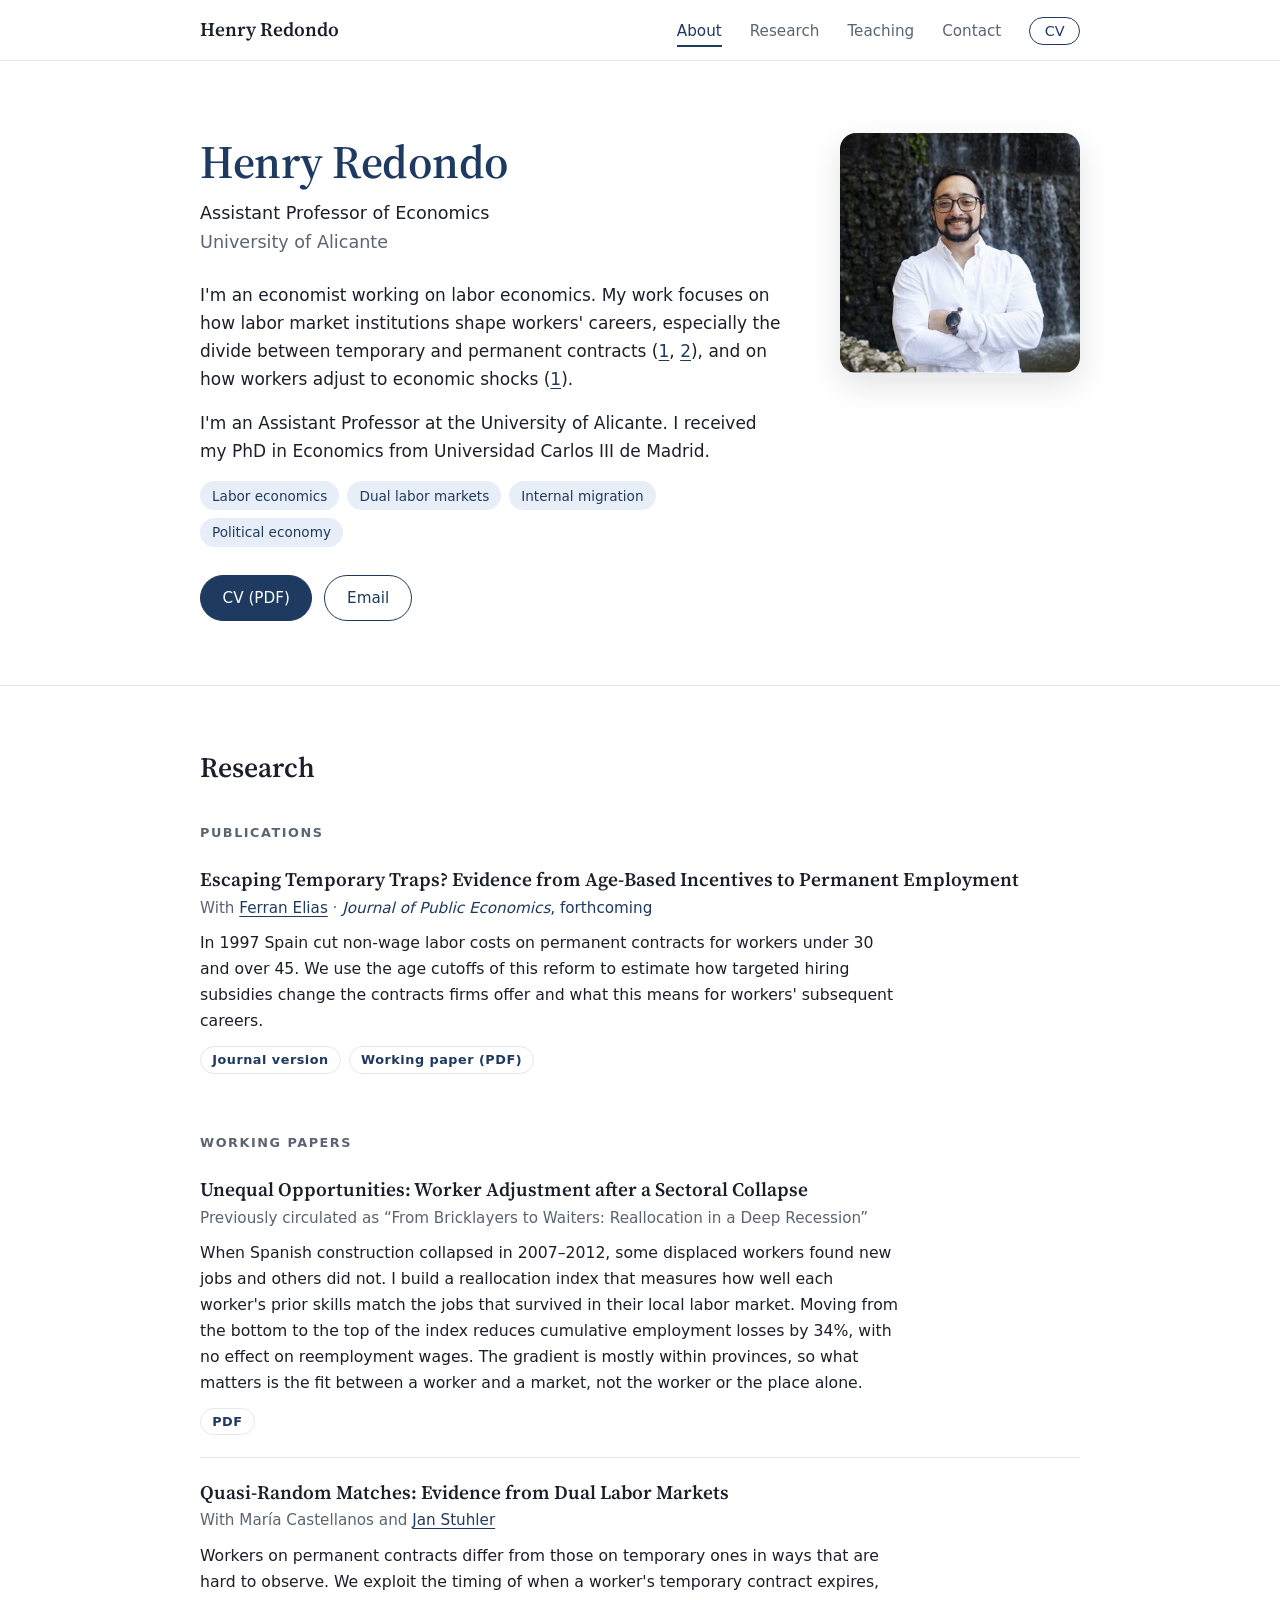
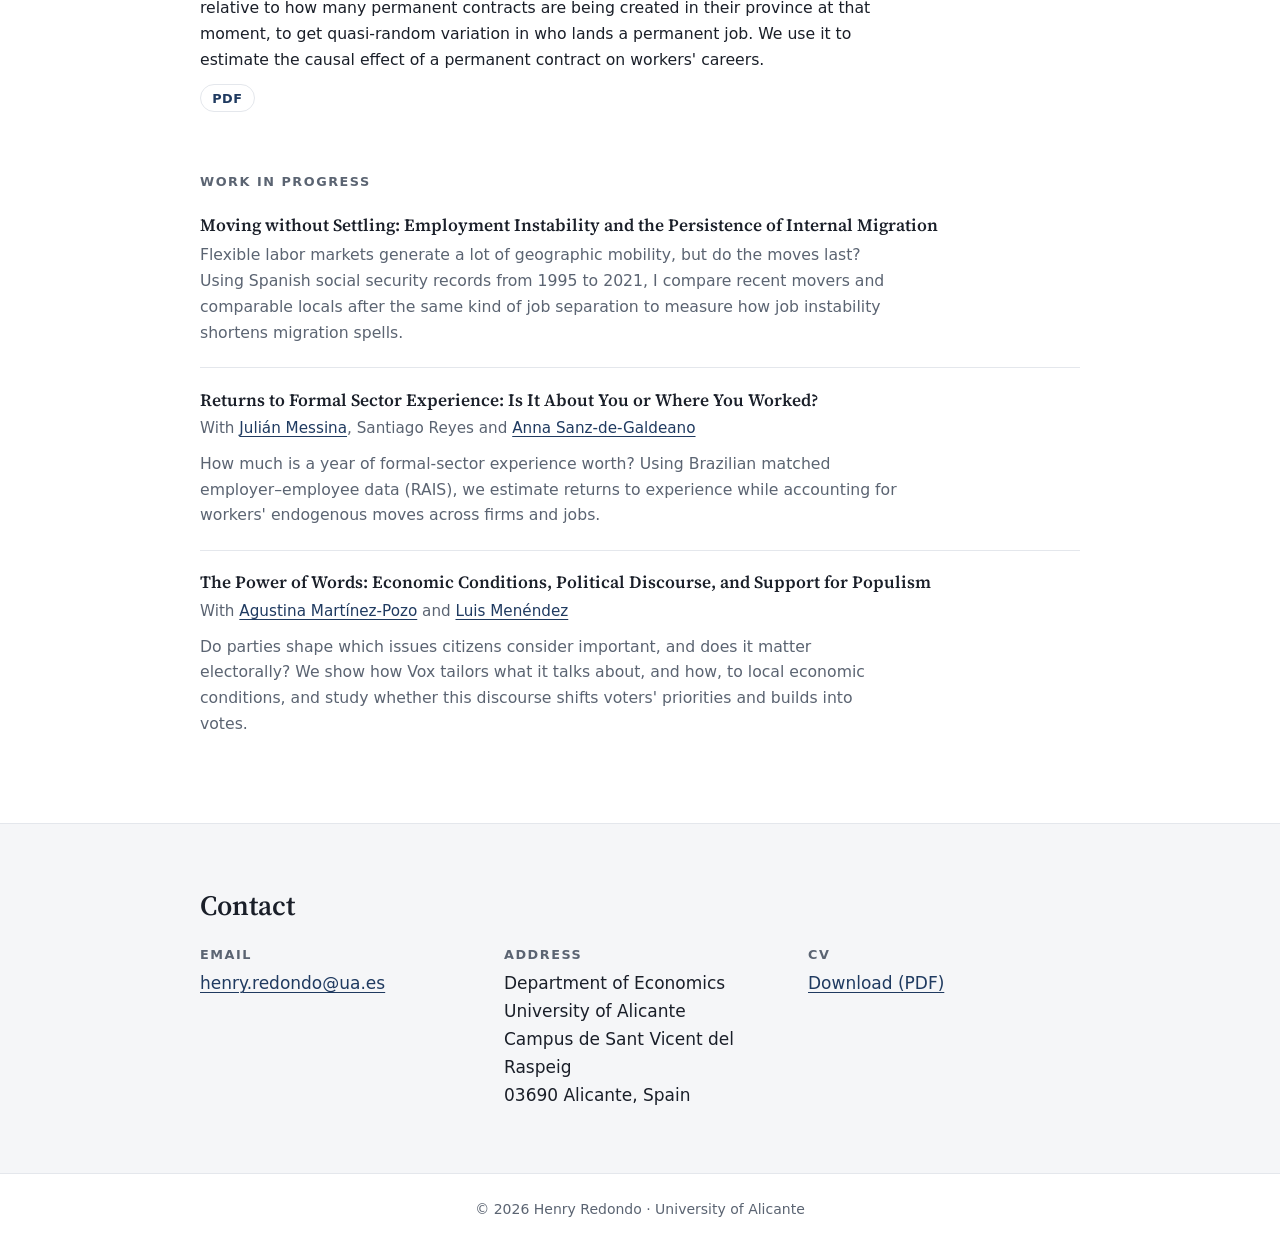
<file: index.html>
<!DOCTYPE html>
<html lang="en">
<head>
  <meta charset="UTF-8" />
  <meta name="viewport" content="width=device-width, initial-scale=1" />
  <title>Henry Redondo | Economist, University of Alicante</title>
  <meta
    name="description"
    content="Henry Redondo is an Assistant Professor of Economics at the University of Alicante working on labor economics, dual labor markets, worker reallocation, internal migration and political economy, using administrative data from Spain and Brazil."
  />
  <meta name="author" content="Henry Redondo" />
  <meta name="color-scheme" content="light dark" />
  <meta name="theme-color" content="#ffffff" media="(prefers-color-scheme: light)" />
  <meta name="theme-color" content="#11151c" media="(prefers-color-scheme: dark)" />
  <link rel="canonical" href="https://henryredondo.github.io/" />
  <link rel="icon" href="data:image/svg+xml,%3Csvg xmlns='http://www.w3.org/2000/svg' viewBox='0 0 64 64'%3E%3Crect width='64' height='64' rx='14' fill='%231f3a60'/%3E%3Ctext x='32' y='43' font-family='Georgia,serif' font-size='30' fill='white' text-anchor='middle'%3EHR%3C/text%3E%3C/svg%3E" />

  <!-- Link previews (WhatsApp, Slack, LinkedIn, X) -->
  <meta property="og:type" content="profile" />
  <meta property="og:title" content="Henry Redondo | Economist, University of Alicante" />
  <meta property="og:description" content="Labor economics, dual labor markets, worker reallocation and political economy." />
  <meta property="og:url" content="https://henryredondo.github.io/" />
  <meta property="og:image" content="https://henryredondo.github.io/assets/img/profile-360.jpg" />
  <meta name="twitter:card" content="summary" />

  <!-- Structured data: helps search engines show your name, job and affiliation -->
  <script type="application/ld+json">
  {
    "@context": "https://schema.org",
    "@type": "Person",
    "name": "Henry Redondo",
    "jobTitle": "Assistant Professor of Economics",
    "url": "https://henryredondo.github.io/",
    "image": "https://henryredondo.github.io/assets/img/profile-360.jpg",
    "email": "mailto:henry.redondo@ua.es",
    "affiliation": {
      "@type": "CollegeOrUniversity",
      "name": "University of Alicante",
      "department": { "@type": "Organization", "name": "Department of Economics" }
    },
    "alumniOf": { "@type": "CollegeOrUniversity", "name": "Universidad Carlos III de Madrid" },
    "knowsAbout": ["Labor economics", "Dual labor markets", "Internal migration", "Political economy", "Administrative data"]
  }
  </script>

  <!-- Fonts: one family (headings only); body text uses the system font -->
  <link rel="preconnect" href="https://fonts.googleapis.com" />
  <link rel="preconnect" href="https://fonts.gstatic.com" crossorigin />
  <link
    href="https://fonts.googleapis.com/css2?family=Source+Serif+4:opsz,wght@8..60,500;8..60,600&display=swap"
    rel="stylesheet"
  />
  <link rel="stylesheet" href="assets/css/style.css" />
  <link rel="preload" as="image" href="assets/img/profile-360.jpg" />

  <script src="assets/script.js" defer></script>

  <!-- Google tag (gtag.js) -->
  <script async src="https://www.googletagmanager.com/gtag/js?id=G-5MHRE9L8VY"></script>
  <script>
    window.dataLayer = window.dataLayer || [];
    function gtag(){dataLayer.push(arguments);}
    gtag('js', new Date());
    gtag('config', 'G-5MHRE9L8VY');
  </script>
</head>
<body>
  <a href="#main" class="skip-link">Skip to content</a>

  <header class="site-header">
    <div class="container header-inner">
      <a href="#about" class="brand">Henry Redondo</a>
      <nav class="site-nav" aria-label="Main">
        <button class="nav-toggle" aria-label="Open menu" aria-controls="nav-list" aria-expanded="false">
          <span></span><span></span>
        </button>
        <ul class="nav-list" id="nav-list">
          <li><a href="#about" class="nav-link">About</a></li>
          <li><a href="#research" class="nav-link">Research</a></li>
          <li><a href="teaching/" class="nav-link">Teaching</a></li>
          <li><a href="#contact" class="nav-link">Contact</a></li>
          <li><a href="assets/files/CV.pdf" class="nav-cv" target="_blank" rel="noopener">CV</a></li>
        </ul>
      </nav>
    </div>
  </header>

  <main id="main">
    <!-- About -->
    <section class="hero" id="about">
      <div class="container hero-inner">
        <div class="hero-text">
          <h1 class="hero-name">Henry Redondo</h1>
          <p class="hero-role">
            Assistant Professor of Economics<br />
            <span class="muted">University of Alicante</span>
          </p>
          <p class="hero-tagline">
            I'm an economist working on labor economics. My work focuses on how labor market institutions shape
            workers' careers, especially the divide between temporary and permanent contracts
            (<a href="assets/files/Project_Policy_evaluation.pdf">1</a>, <a href="assets/files/QRandomMatches_DualLabour_CRS.pdf">2</a>),
            and on how workers adjust to economic shocks (<a href="assets/files/JMP.pdf">1</a>).
          </p>
          <p class="hero-tagline">
            I'm an Assistant Professor at the University of Alicante. I received my PhD in Economics from Universidad Carlos III de Madrid.
          </p>

          <ul class="fields" aria-label="Research fields">
            <li>Labor economics</li>
            <li>Dual labor markets</li>
            <li>Internal migration</li>
            <li>Political economy</li>
          </ul>

          <div class="hero-actions">
            <a href="assets/files/CV.pdf" class="button button-primary" target="_blank" rel="noopener">CV (PDF)</a>
            <a href="mailto:henry.redondo@ua.es" class="button button-ghost">Email</a>
            <!-- Add profiles when ready:
            <a href="https://scholar.google.com/citations?user=XXXX" class="button button-ghost" target="_blank" rel="noopener">Google Scholar</a>
            -->
          </div>
        </div>
        <div class="hero-photo">
          <img
            src="assets/img/profile-360.jpg"
            alt="Portrait of Henry Redondo"
            width="360" height="360"
            fetchpriority="high" decoding="async"
          />
        </div>
      </div>
    </section>

    <!-- Research -->
    <section id="research" class="section">
      <div class="container">
        <h2 class="section-title">Research</h2>

        <!-- Publications -->
        <h3 class="group-title">Publications</h3>
        <ol class="papers">
          <li class="paper">
            <h4 class="paper-title">
              <a href="https://www.sciencedirect.com/science/article/pii/S0047272726001945" target="_blank" rel="noopener">
                Escaping Temporary Traps? Evidence from Age-Based Incentives to Permanent Employment
              </a>
            </h4>
            <p class="paper-meta">
              With <a href="https://sites.google.com/site/ferraneliasmoreno/ferran-elias/" target="_blank" rel="noopener">Ferran Elias</a> &middot;
              <span class="venue"><em>Journal of Public Economics</em>, forthcoming</span>
            </p>
            <p class="paper-abstract">
              In 1997 Spain cut non-wage labor costs on permanent contracts for workers under 30 and over 45.
              We use the age cutoffs of this reform to estimate how targeted hiring subsidies change
              the contracts firms offer and what this means for workers' subsequent careers.
            </p>
            <p class="paper-links">
              <a href="https://www.sciencedirect.com/science/article/pii/S0047272726001945" class="pill" target="_blank" rel="noopener">Journal version</a>
              <a href="assets/files/Project_Policy_evaluation.pdf" class="pill" target="_blank" rel="noopener">Working paper (PDF)</a>
            </p>
          </li>
        </ol>

        <!-- Working Papers -->
        <h3 class="group-title">Working Papers</h3>
        <ol class="papers">
          <li class="paper">
            <h4 class="paper-title">
              <a href="assets/files/JMP.pdf" target="_blank" rel="noopener">
                Unequal Opportunities: Worker Adjustment after a Sectoral Collapse
              </a>
            </h4>
            <p class="paper-meta">
              Previously circulated as &ldquo;From Bricklayers to Waiters: Reallocation in a Deep Recession&rdquo;
            </p>
            <p class="paper-abstract">
              When Spanish construction collapsed in 2007&ndash;2012, some displaced workers found new jobs and others did not.
              I build a reallocation index that measures how well each worker's prior skills match the jobs that survived
              in their local labor market. Moving from the bottom to the top of the index reduces cumulative employment
              losses by 34%, with no effect on reemployment wages. The gradient is mostly within provinces, so what matters
              is the fit between a worker and a market, not the worker or the place alone.
            </p>
            <p class="paper-links">
              <a href="assets/files/JMP.pdf" class="pill" target="_blank" rel="noopener">PDF</a>
            </p>
          </li>

          <li class="paper">
            <h4 class="paper-title">
              <a href="assets/files/QRandomMatches_DualLabour_CRS.pdf" target="_blank" rel="noopener">
                Quasi-Random Matches: Evidence from Dual Labor Markets
              </a>
            </h4>
            <p class="paper-meta">With María Castellanos and <a href="https://janstuhler.com/" target="_blank" rel="noopener">Jan Stuhler</a></p>
            <p class="paper-abstract">
              Workers on permanent contracts differ from those on temporary ones in ways that are hard to observe.
              We exploit the timing of when a worker's temporary contract expires, relative to how many permanent
              contracts are being created in their province at that moment, to get quasi-random variation in who
              lands a permanent job. We use it to estimate the causal effect of a permanent contract on workers' careers.
            </p>
            <p class="paper-links">
              <a href="assets/files/QRandomMatches_DualLabour_CRS.pdf" class="pill" target="_blank" rel="noopener">PDF</a>
            </p>
          </li>
        </ol>

        <!-- Work in Progress -->
        <h3 class="group-title">Work in Progress</h3>
        <ol class="papers papers-compact">
          <li class="paper">
            <h4 class="paper-title">Moving without Settling: Employment Instability and the Persistence of Internal Migration</h4>
            <p class="paper-abstract">
              Flexible labor markets generate a lot of geographic mobility, but do the moves last? Using Spanish social
              security records from 1995 to 2021, I compare recent movers and comparable locals after the same kind of
              job separation to measure how job instability shortens migration spells.
            </p>
          </li>

          <li class="paper">
            <h4 class="paper-title">Returns to Formal Sector Experience: Is It About You or Where You Worked?</h4>
            <p class="paper-meta">
              With <a href="https://www.jsmessina.com/" target="_blank" rel="noopener">Julián Messina</a>,
              Santiago Reyes and
              <a href="https://annasanzdegaldeano.com/" target="_blank" rel="noopener">Anna Sanz-de-Galdeano</a>
            </p>
            <p class="paper-abstract">
              How much is a year of formal-sector experience worth? Using Brazilian matched employer&ndash;employee data (RAIS),
              we estimate returns to experience while accounting for workers' endogenous moves across firms and jobs.
            </p>
          </li>

          <li class="paper">
            <h4 class="paper-title">The Power of Words: Economic Conditions, Political Discourse, and Support for Populism</h4>
            <p class="paper-meta">
              With <a href="https://agustinamartinezpozo.github.io/" target="_blank" rel="noopener">Agustina Martínez-Pozo</a>
              and <a href="https://luisignaciomenendez.github.io/" target="_blank" rel="noopener">Luis Menéndez</a>
            </p>
            <p class="paper-abstract">
              Do parties shape which issues citizens consider important, and does it matter electorally? We show how Vox
              tailors what it talks about, and how, to local economic conditions, and study whether this discourse shifts
              voters' priorities and builds into votes.
            </p>
          </li>
        </ol>
      </div>
    </section>

    <!-- Contact -->
    <section id="contact" class="section section-alt">
      <div class="container">
        <h2 class="section-title">Contact</h2>
        <div class="contact-grid">
          <div>
            <h3 class="contact-label">Email</h3>
            <p><a href="mailto:henry.redondo@ua.es">henry.redondo@ua.es</a></p>
          </div>
          <div>
            <h3 class="contact-label">Address</h3>
            <address>
              Department of Economics<br />
              University of Alicante<br />
              Campus de Sant Vicent del Raspeig<br />
              03690 Alicante, Spain
            </address>
          </div>
          <div>
            <h3 class="contact-label">CV</h3>
            <p><a href="assets/files/CV.pdf" target="_blank" rel="noopener">Download (PDF)</a></p>
          </div>
          <!-- Uncomment and fill in the profiles you use:
          <div>
            <h3 class="contact-label">Elsewhere</h3>
            <p>
              <a href="https://scholar.google.com/citations?user=XXXX" target="_blank" rel="noopener">Google Scholar</a><br />
              <a href="https://orcid.org/XXXX-XXXX-XXXX-XXXX" target="_blank" rel="noopener">ORCID</a><br />
              <a href="https://github.com/XXXX" target="_blank" rel="noopener">GitHub</a>
            </p>
          </div>
          -->
        </div>
      </div>
    </section>
  </main>

  <footer class="site-footer">
    <div class="container">
      <p>&copy; <span id="year">2026</span> Henry Redondo &middot; University of Alicante</p>
    </div>
  </footer>
</body>
</html>
</file>
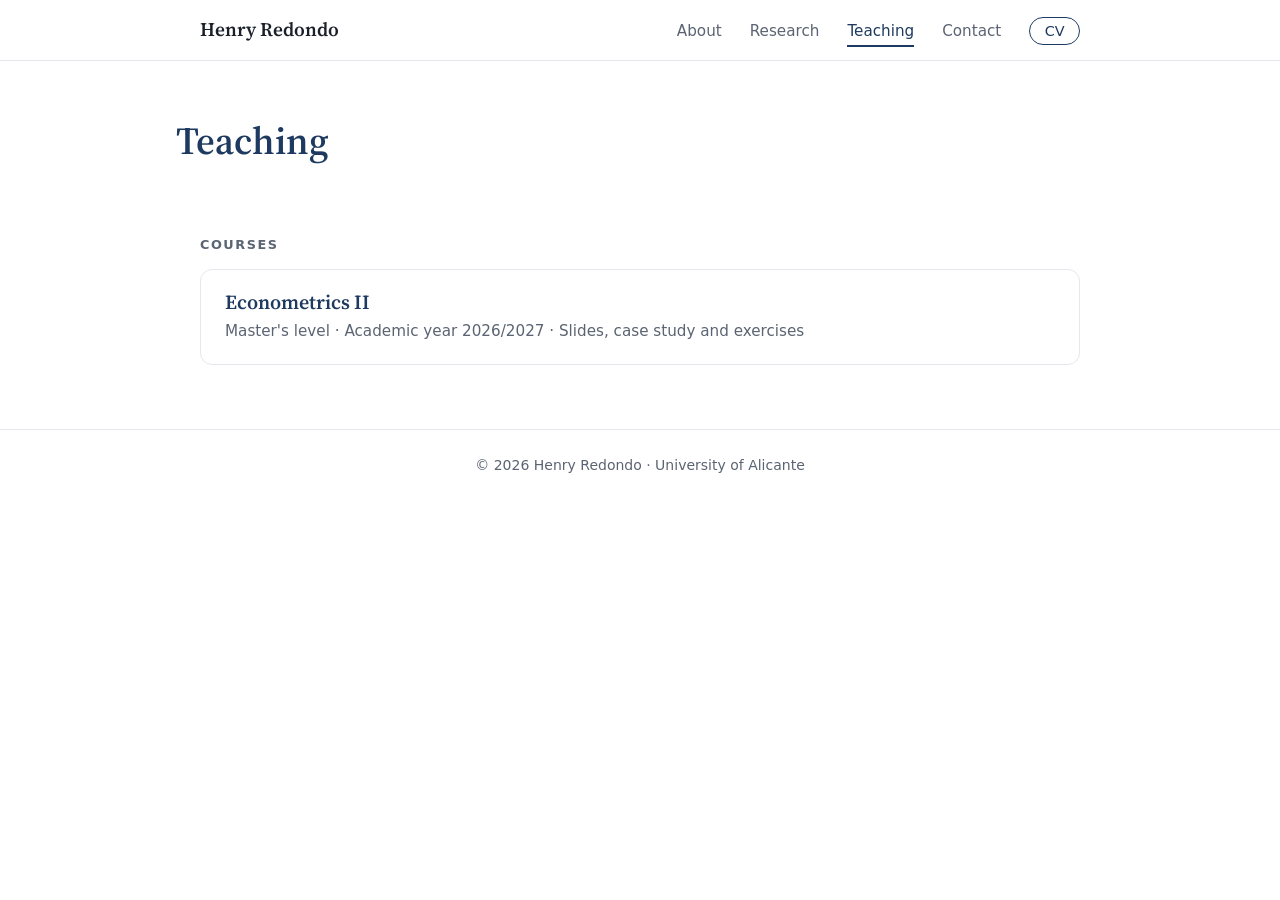
<file: teaching/index.html>
<!DOCTYPE html>
<html lang="en">
<head>
  <meta charset="UTF-8" />
  <meta name="viewport" content="width=device-width, initial-scale=1" />
  <title>Teaching | Henry Redondo</title>
  <meta name="description" content="Teaching materials by Henry Redondo, University of Alicante." />
  <meta name="author" content="Henry Redondo" />
  <meta name="color-scheme" content="light dark" />
  <meta name="theme-color" content="#ffffff" media="(prefers-color-scheme: light)" />
  <meta name="theme-color" content="#11151c" media="(prefers-color-scheme: dark)" />
  <link rel="canonical" href="https://henryredondo.github.io/teaching/" />
  <link rel="icon" href="data:image/svg+xml,%3Csvg xmlns='http://www.w3.org/2000/svg' viewBox='0 0 64 64'%3E%3Crect width='64' height='64' rx='14' fill='%231f3a60'/%3E%3Ctext x='32' y='43' font-family='Georgia,serif' font-size='30' fill='white' text-anchor='middle'%3EHR%3C/text%3E%3C/svg%3E" />

  <link rel="preconnect" href="https://fonts.googleapis.com" />
  <link rel="preconnect" href="https://fonts.gstatic.com" crossorigin />
  <link
    href="https://fonts.googleapis.com/css2?family=Source+Serif+4:opsz,wght@8..60,500;8..60,600&display=swap"
    rel="stylesheet"
  />
  <link rel="stylesheet" href="../assets/css/style.css" />
  <script src="../assets/script.js" defer></script>

  <!-- Google tag (gtag.js) -->
  <script async src="https://www.googletagmanager.com/gtag/js?id=G-5MHRE9L8VY"></script>
  <script>
    window.dataLayer = window.dataLayer || [];
    function gtag(){dataLayer.push(arguments);}
    gtag('js', new Date());
    gtag('config', 'G-5MHRE9L8VY');
  </script>
</head>
<body>
  <a href="#main" class="skip-link">Skip to content</a>

  <header class="site-header">
    <div class="container header-inner">
      <a href="../" class="brand">Henry Redondo</a>
      <nav class="site-nav" aria-label="Main">
        <button class="nav-toggle" aria-label="Open menu" aria-controls="nav-list" aria-expanded="false">
          <span></span><span></span>
        </button>
        <ul class="nav-list" id="nav-list">
          <li><a href="../#about" class="nav-link">About</a></li>
          <li><a href="../#research" class="nav-link">Research</a></li>
          <li><a href="./" class="nav-link active" aria-current="page">Teaching</a></li>
          <li><a href="../#contact" class="nav-link">Contact</a></li>
          <li><a href="../assets/files/CV.pdf" class="nav-cv" target="_blank" rel="noopener">CV</a></li>
        </ul>
      </nav>
    </div>
  </header>

  <main id="main">
    <div class="container page-head">
      <h1 class="page-title">Teaching</h1>
    </div>

    <div class="container page-body">
      <h2 class="group-title">Courses</h2>
      <ul class="course-list">
        <li>
          <a class="course-card" href="econometrics-ii/">
            <h3>Econometrics II</h3>
            <p>Master's level &middot; Academic year 2026/2027 &middot; Slides, case study and exercises</p>
          </a>
        </li>
      </ul>
    </div>
  </main>

  <footer class="site-footer">
    <div class="container">
      <p>&copy; <span id="year">2026</span> Henry Redondo &middot; University of Alicante</p>
    </div>
  </footer>
</body>
</html>
</file>
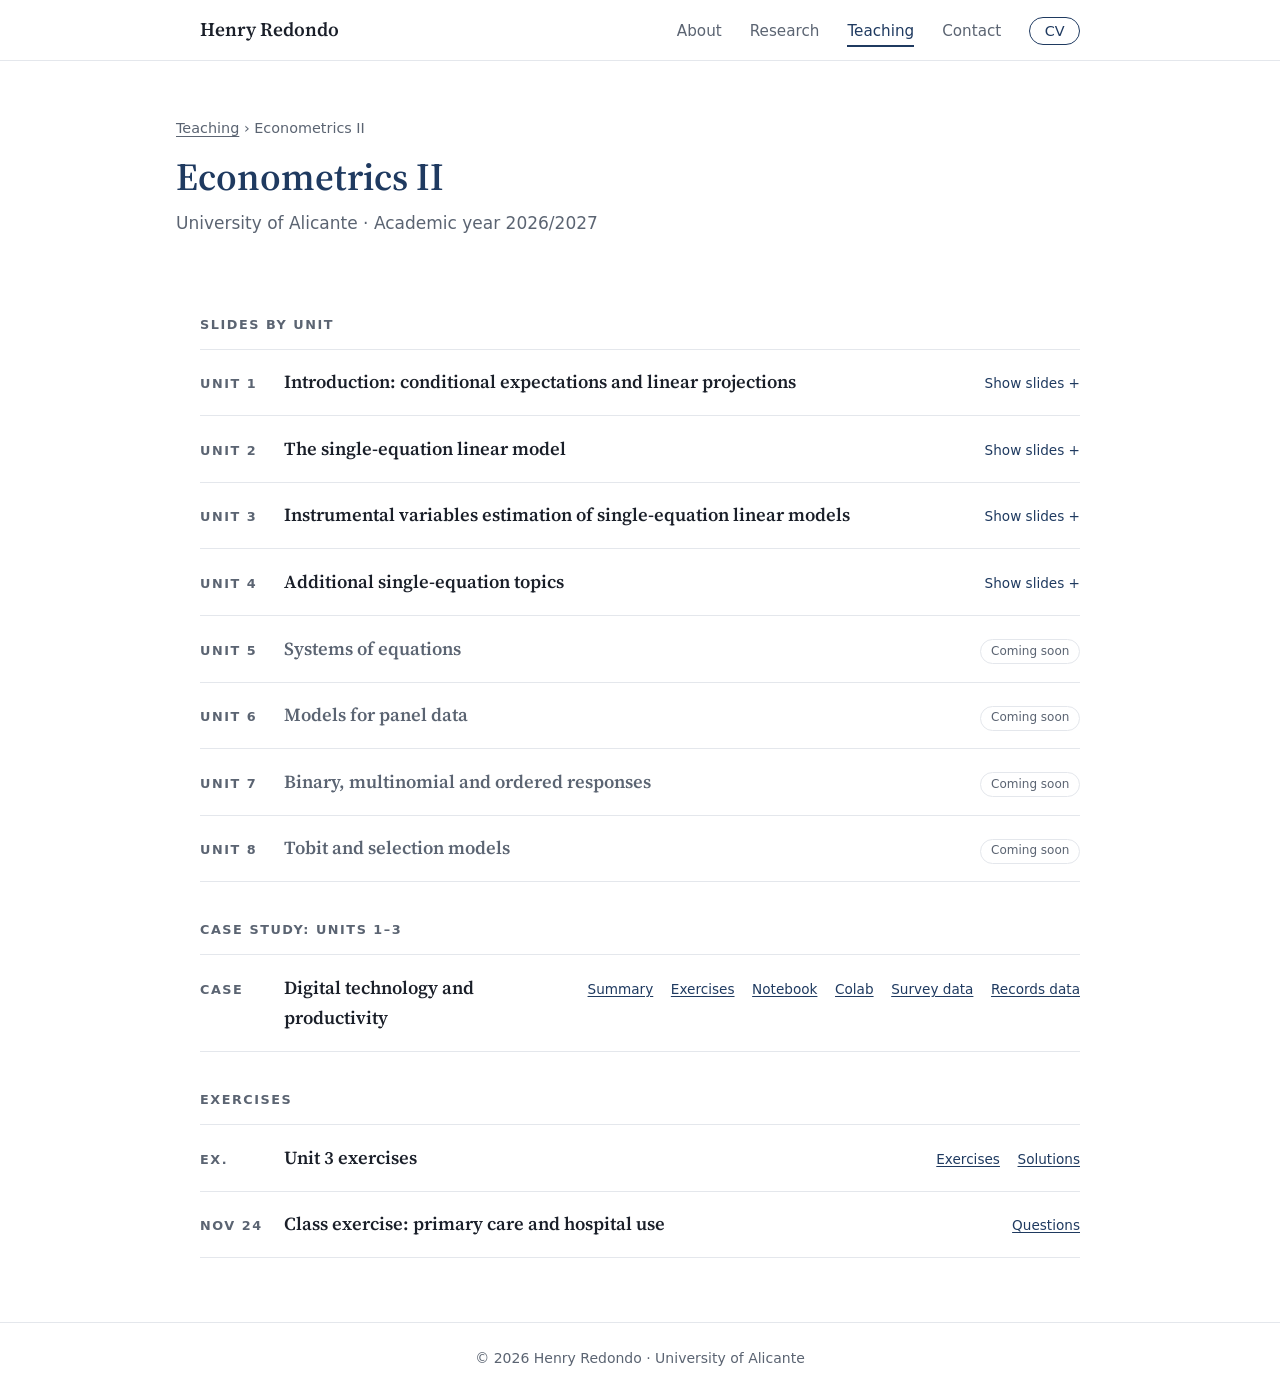
<file: teaching/econometrics-ii/index.html>
<!DOCTYPE html>
<html lang="en">
<head>
  <meta charset="UTF-8" />
  <meta name="viewport" content="width=device-width, initial-scale=1" />
  <title>Econometrics II | Henry Redondo</title>
  <meta name="description" content="Econometrics II, University of Alicante, 2026/2027: lecture slides by unit, case study and exercises." />
  <meta name="author" content="Henry Redondo" />
  <meta name="color-scheme" content="light dark" />
  <meta name="theme-color" content="#ffffff" media="(prefers-color-scheme: light)" />
  <meta name="theme-color" content="#11151c" media="(prefers-color-scheme: dark)" />
  <link rel="canonical" href="https://henryredondo.github.io/teaching/econometrics-ii/" />
  <link rel="icon" href="data:image/svg+xml,%3Csvg xmlns='http://www.w3.org/2000/svg' viewBox='0 0 64 64'%3E%3Crect width='64' height='64' rx='14' fill='%231f3a60'/%3E%3Ctext x='32' y='43' font-family='Georgia,serif' font-size='30' fill='white' text-anchor='middle'%3EHR%3C/text%3E%3C/svg%3E" />

  <link rel="preconnect" href="https://fonts.googleapis.com" />
  <link rel="preconnect" href="https://fonts.gstatic.com" crossorigin />
  <link
    href="https://fonts.googleapis.com/css2?family=Source+Serif+4:opsz,wght@8..60,500;8..60,600&display=swap"
    rel="stylesheet"
  />
  <link rel="stylesheet" href="../../assets/css/style.css" />
  <script src="../../assets/script.js" defer></script>

  <!-- Google tag (gtag.js) -->
  <script async src="https://www.googletagmanager.com/gtag/js?id=G-5MHRE9L8VY"></script>
  <script>
    window.dataLayer = window.dataLayer || [];
    function gtag(){dataLayer.push(arguments);}
    gtag('js', new Date());
    gtag('config', 'G-5MHRE9L8VY');
  </script>
</head>
<body>
  <a href="#main" class="skip-link">Skip to content</a>

  <header class="site-header">
    <div class="container header-inner">
      <a href="../../" class="brand">Henry Redondo</a>
      <nav class="site-nav" aria-label="Main">
        <button class="nav-toggle" aria-label="Open menu" aria-controls="nav-list" aria-expanded="false">
          <span></span><span></span>
        </button>
        <ul class="nav-list" id="nav-list">
          <li><a href="../../#about" class="nav-link">About</a></li>
          <li><a href="../../#research" class="nav-link">Research</a></li>
          <li><a href="../" class="nav-link active">Teaching</a></li>
          <li><a href="../../#contact" class="nav-link">Contact</a></li>
          <li><a href="../../assets/files/CV.pdf" class="nav-cv" target="_blank" rel="noopener">CV</a></li>
        </ul>
      </nav>
    </div>
  </header>

  <main id="main">
    <div class="container page-head">
      <p class="breadcrumb"><a href="../">Teaching</a> &rsaquo; Econometrics II</p>
      <h1 class="page-title">Econometrics II</h1>
      <p class="page-lede">University of Alicante &middot; Academic year 2026/2027</p>
    </div>

    <div class="container page-body">
      <h2 class="group-title">Slides by unit</h2>
      <!-- Each unit: <details class="unit">. To publish a unit, replace its
           <li class="unit-soon"> with a <details class="unit"> block like Units 1-3,
           and put its PDFs in assets/files/teaching/econometrics-ii/ -->
      <ol class="units">

        <li>
          <details class="unit">
            <summary>
              <span class="unit-num">Unit 1</span>
              <span class="unit-title">Introduction: conditional expectations and linear projections</span>
              <span class="unit-toggle" aria-hidden="true"></span>
            </summary>
            <ul class="blocks">
              <li class="block">
                <span class="block-name">Unit 1 slides<small>59 pages</small></span>
                <a class="button button-primary" href="../../assets/files/teaching/econometrics-ii/Unit1_slides.pdf" download>Download PDF</a>
              </li>
            </ul>
          </details>
        </li>

        <li>
          <details class="unit">
            <summary>
              <span class="unit-num">Unit 2</span>
              <span class="unit-title">The single-equation linear model</span>
              <span class="unit-toggle" aria-hidden="true"></span>
            </summary>
            <ul class="blocks">
              <li class="block">
                <span class="block-name">Block A. What does OLS compute?<small>39 pages</small></span>
                <a class="button button-primary" href="../../assets/files/teaching/econometrics-ii/Unit2A_slides.pdf" download>Download PDF</a>
              </li>
              <li class="block">
                <span class="block-name">Block B. What does a coefficient mean?<small>54 pages</small></span>
                <a class="button button-primary" href="../../assets/files/teaching/econometrics-ii/Unit2B_slides.pdf" download>Download PDF</a>
              </li>
              <li class="block">
                <span class="block-name">Block C. When is that meaning causal?<small>69 pages</small></span>
                <a class="button button-primary" href="../../assets/files/teaching/econometrics-ii/Unit2C_slides.pdf" download>Download PDF</a>
              </li>
              <li class="block">
                <span class="block-name">Block D. How sure are we? (inference)<small>47 pages</small></span>
                <a class="button button-primary" href="../../assets/files/teaching/econometrics-ii/Unit2D_slides.pdf" download>Download PDF</a>
              </li>
              <li class="block">
                <span class="block-name">Block E. Is OLS the best we can do?<small>22 pages</small></span>
                <a class="button button-primary" href="../../assets/files/teaching/econometrics-ii/Unit2E_slides.pdf" download>Download PDF</a>
              </li>
            </ul>
          </details>
        </li>

        <li>
          <details class="unit">
            <summary>
              <span class="unit-num">Unit 3</span>
              <span class="unit-title">Instrumental variables estimation of single-equation linear models</span>
              <span class="unit-toggle" aria-hidden="true"></span>
            </summary>
            <ul class="blocks">
              <li class="block">
                <span class="block-name">Block A. The simple IV estimator<small>43 pages</small></span>
                <a class="button button-primary" href="../../assets/files/teaching/econometrics-ii/Unit3A_slides.pdf" download>Download PDF</a>
              </li>
              <li class="block">
                <span class="block-name">Block B. Two-stage least squares<small>42 pages</small></span>
                <a class="button button-primary" href="../../assets/files/teaching/econometrics-ii/Unit3B_slides.pdf" download>Download PDF</a>
              </li>
              <li class="block">
                <span class="block-name">Block C. The generalized method of moments<small>28 pages</small></span>
                <a class="button button-primary" href="../../assets/files/teaching/econometrics-ii/Unit3C_slides.pdf" download>Download PDF</a>
              </li>
              <li class="block">
                <span class="block-name">Block D. Multiple indicators<small>15 pages</small></span>
                <a class="button button-primary" href="../../assets/files/teaching/econometrics-ii/Unit3D_slides.pdf" download>Download PDF</a>
              </li>
            </ul>
          </details>
        </li>

        <li>
          <details class="unit">
            <summary>
              <span class="unit-num">Unit 4</span>
              <span class="unit-title">Additional single-equation topics</span>
              <span class="unit-toggle" aria-hidden="true"></span>
            </summary>
            <ul class="blocks">
              <li class="block">
                <span class="block-name">Unit 4 slides<small>56 pages</small></span>
                <a class="button button-primary" href="../../assets/files/teaching/econometrics-ii/Unit4_slides.pdf" download>Download PDF</a>
              </li>
            </ul>
          </details>
        </li>
        <li class="unit-soon">
          <span class="unit-num">Unit 5</span>
          <span class="unit-title">Systems of equations</span>
          <span class="badge">Coming soon</span>
        </li>
        <li class="unit-soon">
          <span class="unit-num">Unit 6</span>
          <span class="unit-title">Models for panel data</span>
          <span class="badge">Coming soon</span>
        </li>
        <li class="unit-soon">
          <span class="unit-num">Unit 7</span>
          <span class="unit-title">Binary, multinomial and ordered responses</span>
          <span class="badge">Coming soon</span>
        </li>
        <li class="unit-soon">
          <span class="unit-num">Unit 8</span>
          <span class="unit-title">Tobit and selection models</span>
          <span class="badge">Coming soon</span>
        </li>

      </ol>

      <h2 class="group-title">Case study: Units 1&ndash;3</h2>
      <!-- Files in assets/files/teaching/econometrics-ii/case-units-1-3/.
           The notebook reads the two CSVs from /datasets/, so keep those paths. -->
      <ul class="units">
        <li class="unit-row">
          <span class="unit-num">Case</span>
          <span class="unit-title">Digital technology and productivity</span>
          <span class="unit-links">
            <a href="../../assets/files/teaching/econometrics-ii/case-units-1-3/case_summary.pdf" download>Summary</a>
            <a href="../../assets/files/teaching/econometrics-ii/case-units-1-3/exercise_sheet.pdf" download>Exercises</a>
            <a href="../../assets/files/teaching/econometrics-ii/case-units-1-3/technology_adoption_case.ipynb" download>Notebook</a>
            <a href="https://colab.research.google.com/github/henryredondo/henryredondo.github.io/blob/main/assets/files/teaching/econometrics-ii/case-units-1-3/technology_adoption_case.ipynb" target="_blank" rel="noopener">Colab</a>
            <a href="../../datasets/firms_survey.csv" download>Survey data</a>
            <a href="../../datasets/firms_admin.csv" download>Records data</a>
          </span>
        </li>
      </ul>

      <h2 class="group-title">Exercises</h2>
      <ul class="units">
        <li class="unit-row">
          <span class="unit-num">Ex.</span>
          <span class="unit-title">Unit 3 exercises</span>
          <span class="unit-links">
            <a href="../../assets/files/teaching/econometrics-ii/TA_session3.pdf" download="Unit3_exercises.pdf">Exercises</a>
            <a href="../../assets/files/teaching/econometrics-ii/TA_session3_solutions.pdf" download="Unit3_exercises_solutions.pdf">Solutions</a>
          </span>
        </li>
        <li class="unit-row">
          <span class="unit-num">Nov 24</span>
          <span class="unit-title">Class exercise: primary care and hospital use</span>
          <span class="unit-links">
            <a href="../../assets/files/teaching/econometrics-ii/Exercise_November24.pdf" download>Questions</a>
          </span>
        </li>
      </ul>
    </div>
  </main>

  <footer class="site-footer">
    <div class="container">
      <p>&copy; <span id="year">2026</span> Henry Redondo &middot; University of Alicante</p>
    </div>
  </footer>
</body>
</html>
</file>
<file: assets/css/style.css>
/* ===== Tokens ===== */

:root {
  --font-heading: "Source Serif 4", Georgia, "Times New Roman", serif;
  --font-body: system-ui, -apple-system, "Segoe UI", Roboto, "Helvetica Neue", Arial, sans-serif;

  --bg: #ffffff;
  --bg-alt: #f5f6f8;
  --text: #1a1f29;
  --muted: #5b6472;
  --accent: #1f3a60;          /* navy */
  --accent-soft: #e8eef7;
  --border: #e4e7ec;
  --header-bg: rgba(255, 255, 255, 0.88);

  --container: 58rem;
  --header-h: 3.75rem;
}

@media (prefers-color-scheme: dark) {
  :root {
    --bg: #11151c;
    --bg-alt: #171c25;
    --text: #e6e9ee;
    --muted: #a0a8b5;
    --accent: #9dbbe6;
    --accent-soft: #1f2a3b;
    --border: #2a313d;
    --header-bg: rgba(17, 21, 28, 0.88);
  }
}

/* ===== Base ===== */

*, *::before, *::after { box-sizing: border-box; }

html {
  scroll-behavior: smooth;
  -webkit-text-size-adjust: 100%;
}

body {
  margin: 0;
  font-family: var(--font-body);
  font-size: 1.0625rem;
  line-height: 1.65;
  color: var(--text);
  background: var(--bg);
  -webkit-font-smoothing: antialiased;
}

h1, h2, h3, h4 {
  font-family: var(--font-heading);
  font-weight: 600;
  line-height: 1.25;
  margin: 0;
}

p { margin: 0 0 1rem; }

a {
  color: var(--accent);
  text-decoration-thickness: 1px;
  text-underline-offset: 0.18em;
}

a:hover { text-decoration-thickness: 2px; }

a:focus-visible,
button:focus-visible {
  outline: 2px solid var(--accent);
  outline-offset: 3px;
  border-radius: 2px;
}

address { font-style: normal; }

.muted { color: var(--muted); }

.container {
  max-width: var(--container);
  margin: 0 auto;
  padding: 0 1.5rem;
}

section[id] { scroll-margin-top: calc(var(--header-h) + 0.5rem); }

.skip-link {
  position: absolute;
  left: -999px;
  top: 0;
  z-index: 1000;
  padding: 0.5rem 1rem;
  background: var(--bg);
  color: var(--text);
}

.skip-link:focus { left: 1rem; top: 1rem; }

/* ===== Header ===== */

.site-header {
  position: sticky;
  top: 0;
  z-index: 100;
  background: var(--header-bg);
  backdrop-filter: saturate(180%) blur(10px);
  -webkit-backdrop-filter: saturate(180%) blur(10px);
  border-bottom: 1px solid var(--border);
}

.header-inner {
  display: flex;
  align-items: center;
  justify-content: space-between;
  height: var(--header-h);
}

.brand {
  font-family: var(--font-heading);
  font-size: 1.2rem;
  font-weight: 600;
  color: var(--text);
  text-decoration: none;
}

.nav-list {
  list-style: none;
  display: flex;
  align-items: center;
  gap: 1.75rem;
  margin: 0;
  padding: 0;
}

.nav-link {
  position: relative;
  color: var(--muted);
  font-size: 0.95rem;
  text-decoration: none;
  padding: 0.25rem 0;
}

.nav-link:hover { color: var(--text); }

.nav-link.active { color: var(--accent); }

.nav-link.active::after {
  content: "";
  position: absolute;
  left: 0;
  right: 0;
  bottom: -0.2rem;
  height: 2px;
  background: var(--accent);
}

.nav-cv {
  font-size: 0.9rem;
  text-decoration: none;
  padding: 0.3rem 0.9rem;
  border: 1px solid var(--accent);
  border-radius: 999px;
}

.nav-cv:hover { background: var(--accent); color: var(--bg); }

.nav-toggle {
  display: none;
  width: 2.5rem;
  height: 2.5rem;
  padding: 0.6rem;
  background: none;
  border: 0;
  cursor: pointer;
}

.nav-toggle span {
  display: block;
  height: 2px;
  margin: 5px 0;
  background: var(--text);
  transition: transform 0.2s ease;
}

.nav-toggle[aria-expanded="true"] span:first-child { transform: translateY(3.5px) rotate(45deg); }
.nav-toggle[aria-expanded="true"] span:last-child { transform: translateY(-3.5px) rotate(-45deg); }

/* ===== Hero / About ===== */

.hero {
  padding: 4.5rem 0 4rem;
}

.hero-inner {
  display: grid;
  grid-template-columns: minmax(0, 1fr) 15rem;
  gap: 3.5rem;
  align-items: start;
}

.hero-name {
  font-size: clamp(2.2rem, 4.5vw, 2.9rem);
  letter-spacing: -0.01em;
  color: var(--accent);
  margin-bottom: 0.5rem;
}

.hero-role {
  font-size: 1.1rem;
  margin-bottom: 1.5rem;
}

.hero-text > p:not(.hero-role) { max-width: 38rem; }

.hero-photo img {
  display: block;
  width: 100%;
  height: auto;
  aspect-ratio: 1;
  object-fit: cover;
  border-radius: 1rem;
  box-shadow: 0 12px 32px rgba(15, 23, 42, 0.12);
}

.fields {
  list-style: none;
  display: flex;
  flex-wrap: wrap;
  gap: 0.5rem;
  margin: 0.25rem 0 1.75rem;
  padding: 0;
}

.fields li {
  font-size: 0.85rem;
  padding: 0.2rem 0.75rem;
  border-radius: 999px;
  background: var(--accent-soft);
  color: var(--accent);
}

.hero-actions {
  display: flex;
  flex-wrap: wrap;
  gap: 0.75rem;
}

/* ===== Buttons ===== */

.button {
  display: inline-block;
  padding: 0.6rem 1.35rem;
  border-radius: 999px;
  border: 1px solid var(--accent);
  font-size: 0.95rem;
  font-weight: 500;
  text-decoration: none;
  transition: background-color 0.15s ease, color 0.15s ease;
}

.button-primary { background: var(--accent); color: var(--bg); }
.button-primary:hover { opacity: 0.9; }

.button-ghost { color: var(--accent); }
.button-ghost:hover { background: var(--accent-soft); }

/* ===== Sections ===== */

.section {
  padding: 4rem 0;
  border-top: 1px solid var(--border);
}

.section-alt { background: var(--bg-alt); }

.section-title {
  font-size: 1.75rem;
  margin-bottom: 0.5rem;
}

/* ===== Research ===== */

.group-title {
  font-family: var(--font-body);
  font-size: 0.8rem;
  font-weight: 600;
  letter-spacing: 0.12em;
  text-transform: uppercase;
  color: var(--muted);
  margin: 2.5rem 0 0.25rem;
}

.papers {
  list-style: none;
  margin: 0;
  padding: 0;
}

.paper {
  padding: 1.35rem 0;
  border-bottom: 1px solid var(--border);
}

.paper:last-child { border-bottom: 0; }

.paper-title {
  font-size: 1.2rem;
  margin-bottom: 0.3rem;
}

.paper-title a {
  color: var(--text);
  text-decoration: none;
}

.paper-title a:hover { color: var(--accent); text-decoration: underline; }

.paper-meta {
  font-size: 0.95rem;
  color: var(--muted);
  margin-bottom: 0.6rem;
}

.venue { color: var(--accent); font-weight: 500; }

.paper-abstract {
  font-size: 0.98rem;
  max-width: 44rem;
  margin-bottom: 0.75rem;
}

.papers-compact .paper-title { font-size: 1.08rem; }
.papers-compact .paper-abstract { color: var(--muted); margin-bottom: 0; }

.paper-links {
  display: flex;
  flex-wrap: wrap;
  gap: 0.5rem;
  margin: 0;
}

.pill {
  display: inline-block;
  font-size: 0.8rem;
  font-weight: 600;
  letter-spacing: 0.04em;
  text-decoration: none;
  padding: 0.15rem 0.7rem;
  border: 1px solid var(--border);
  border-radius: 999px;
  color: var(--accent);
}

.pill:hover { border-color: var(--accent); background: var(--accent-soft); }

/* ===== Contact ===== */

.contact-grid {
  display: grid;
  grid-template-columns: repeat(auto-fit, minmax(14rem, 1fr));
  gap: 2rem;
  margin-top: 1.5rem;
}

.contact-label {
  font-family: var(--font-body);
  font-size: 0.8rem;
  font-weight: 600;
  letter-spacing: 0.12em;
  text-transform: uppercase;
  color: var(--muted);
  margin-bottom: 0.4rem;
}

.contact-grid p { margin: 0; }

/* ===== Teaching pages ===== */

.page-head {
  padding: 3.5rem 0 1.5rem;
}

.breadcrumb {
  font-size: 0.9rem;
  color: var(--muted);
  margin-bottom: 0.75rem;
}

.breadcrumb a { color: var(--muted); }
.breadcrumb a:hover { color: var(--accent); }

.page-title {
  font-size: clamp(1.9rem, 4vw, 2.4rem);
  color: var(--accent);
  margin-bottom: 0.5rem;
}

.page-lede {
  max-width: 40rem;
  color: var(--muted);
}

.page-body { padding-bottom: 4rem; }

.course-list {
  list-style: none;
  margin: 1rem 0 0;
  padding: 0;
  display: grid;
  gap: 1rem;
}

.course-card {
  display: block;
  padding: 1.25rem 1.5rem;
  border: 1px solid var(--border);
  border-radius: 0.75rem;
  color: var(--text);
  text-decoration: none;
  transition: border-color 0.15s ease, background-color 0.15s ease;
}

.course-card:hover { border-color: var(--accent); background: var(--accent-soft); }

.course-card h3 { font-size: 1.25rem; color: var(--accent); margin-bottom: 0.25rem; }
.course-card p { margin: 0; color: var(--muted); font-size: 0.95rem; }

.units {
  list-style: none;
  margin: 1rem 0 0;
  padding: 0;
  border-top: 1px solid var(--border);
}

.unit { border-bottom: 1px solid var(--border); }

.unit > summary {
  list-style: none;
  display: flex;
  align-items: baseline;
  gap: 1rem;
  padding: 1.1rem 0;
  cursor: pointer;
}

.unit > summary::-webkit-details-marker { display: none; }

.unit-num {
  flex: 0 0 4.25rem;
  font-size: 0.8rem;
  font-weight: 600;
  letter-spacing: 0.12em;
  text-transform: uppercase;
  color: var(--muted);
}

.unit-title {
  flex: 1;
  font-family: var(--font-heading);
  font-size: 1.15rem;
  font-weight: 600;
  color: var(--text);
}

.unit-toggle {
  flex: 0 0 auto;
  font-size: 0.85rem;
  color: var(--accent);
}

.unit-toggle::after { content: "Show slides +"; }
.unit[open] .unit-toggle::after { content: "Hide \2212"; }

.unit > summary:hover .unit-title { color: var(--accent); }

.unit-soon {
  display: flex;
  align-items: baseline;
  gap: 1rem;
  padding: 1.1rem 0;
  border-bottom: 1px solid var(--border);
  color: var(--muted);
}

.unit-row {
  display: flex;
  align-items: baseline;
  gap: 1rem;
  padding: 1.1rem 0;
  border-bottom: 1px solid var(--border);
}

.unit-links {
  display: flex;
  flex-wrap: wrap;
  justify-content: flex-end;
  gap: 0.25rem 1.1rem;
  font-size: 0.85rem;
}

.unit-soon .unit-title { color: var(--muted); }

.unit-soon .badge {
  flex: 0 0 auto;
  font-size: 0.75rem;
  padding: 0.1rem 0.6rem;
  border: 1px solid var(--border);
  border-radius: 999px;
}

.blocks {
  list-style: none;
  margin: 0 0 1.25rem 5.25rem;
  padding: 0;
  display: grid;
  gap: 0.6rem;
}

.block {
  display: flex;
  align-items: center;
  justify-content: space-between;
  gap: 1rem;
  padding: 0.75rem 1rem;
  background: var(--bg-alt);
  border-radius: 0.6rem;
}

.block-name { font-weight: 500; }
.block-name small { display: block; color: var(--muted); font-weight: 400; font-size: 0.85rem; }

.block .button { padding: 0.4rem 1rem; font-size: 0.875rem; white-space: nowrap; }

@media (max-width: 760px) {
  .page-head { padding: 2.25rem 0 1rem; }
  .unit > summary, .unit-soon, .unit-row { flex-wrap: wrap; gap: 0.25rem 1rem; }
  .unit-links { flex-basis: 100%; justify-content: flex-start; padding-top: 0.25rem; }
  .unit-num { flex-basis: 100%; }
  .blocks { margin-left: 0; }
  .block { flex-direction: column; align-items: flex-start; }
}

/* ===== Footer ===== */

.site-footer {
  padding: 1.5rem 0;
  border-top: 1px solid var(--border);
  font-size: 0.875rem;
  color: var(--muted);
  text-align: center;
}

.site-footer p { margin: 0; }

/* ===== Responsive ===== */

@media (max-width: 760px) {
  .hero { padding: 2.5rem 0 3rem; }

  .hero-inner {
    grid-template-columns: 1fr;
    gap: 1.75rem;
  }

  .hero-photo { order: -1; }

  .hero-photo img {
    width: 8.5rem;
    border-radius: 999px;
  }

  .section { padding: 3rem 0; }

  .nav-toggle { display: block; }

  .nav-list {
    display: none;
    position: absolute;
    top: var(--header-h);
    left: 0;
    right: 0;
    flex-direction: column;
    align-items: flex-start;
    gap: 0;
    padding: 0.5rem 1.5rem 1rem;
    background: var(--bg);
    border-bottom: 1px solid var(--border);
    box-shadow: 0 12px 24px rgba(15, 23, 42, 0.08);
  }

  .nav-list.open { display: flex; }

  .nav-list li { width: 100%; }

  .nav-link { display: block; padding: 0.65rem 0; }
  .nav-link.active::after { display: none; }

  .nav-cv { display: inline-block; margin-top: 0.5rem; }
}

@media (prefers-reduced-motion: reduce) {
  html { scroll-behavior: auto; }
  *, *::before, *::after { transition: none !important; }
}

@media print {
  .site-header, .hero-actions, .paper-links, .skip-link { display: none; }
  .section { border: 0; padding: 1.5rem 0; }
  a { color: inherit; text-decoration: none; }
}
</file>
